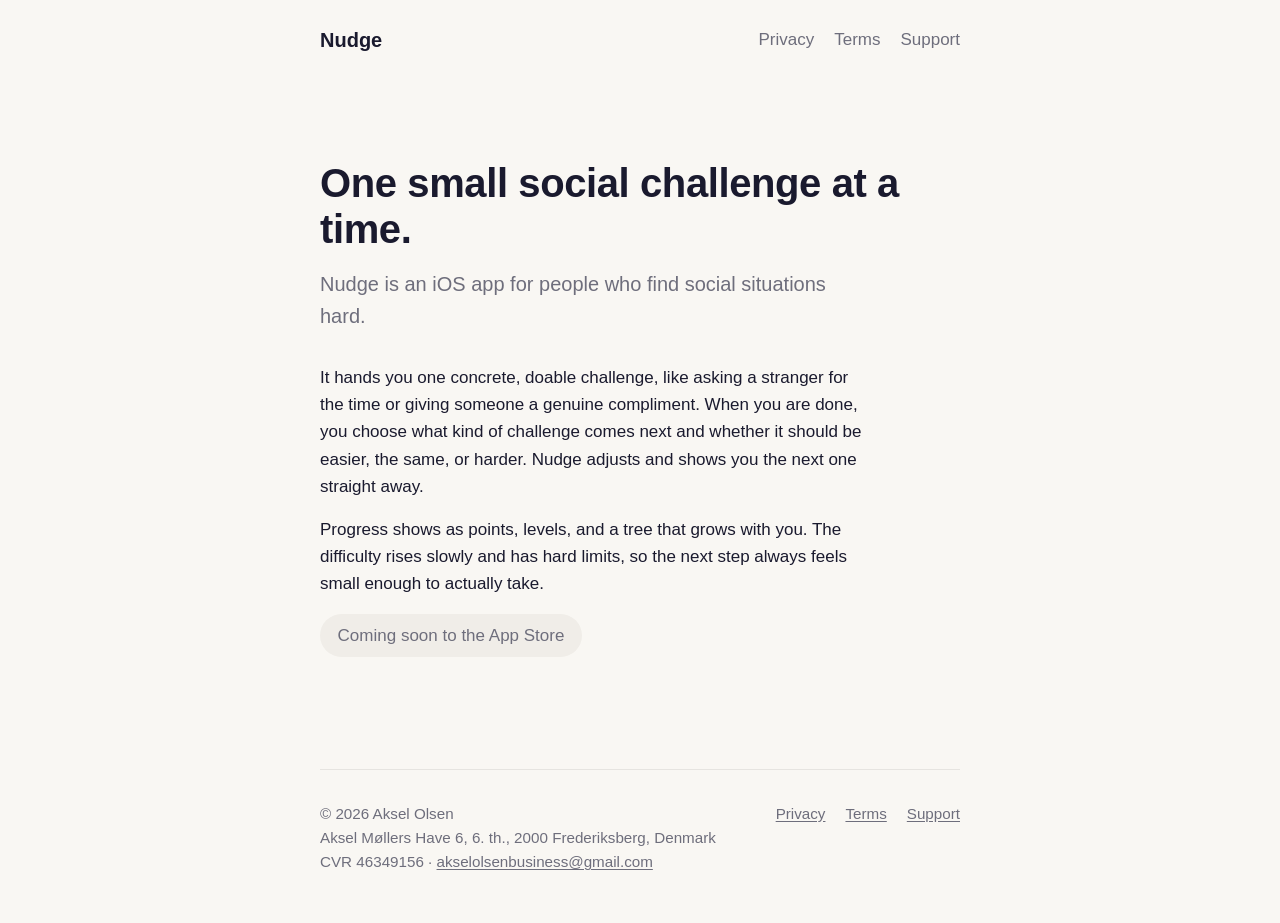
<file: index.html>
<!DOCTYPE html>
<html lang="en">
<head>
  <meta charset="utf-8">
  <meta name="viewport" content="width=device-width, initial-scale=1">
  <title>Nudge</title>
  <meta name="description" content="Nudge is an iOS app that gives people with social anxiety one small, concrete social challenge at a time.">
  <link rel="stylesheet" href="styles.css">
</head>
<body>
  <header class="site-header">
    <a class="wordmark" href="index.html">Nudge</a>
    <nav>
      <a href="privacy.html">Privacy</a>
      <a href="terms.html">Terms</a>
      <a href="support.html">Support</a>
    </nav>
  </header>

  <main>
    <section class="hero">
      <h1>One small social challenge at a time.</h1>
      <p class="lede">Nudge is an iOS app for people who find social situations hard.</p>
      <p>It hands you one concrete, doable challenge, like asking a stranger for the time or giving someone a genuine compliment. When you are done, you choose what kind of challenge comes next and whether it should be easier, the same, or harder. Nudge adjusts and shows you the next one straight away.</p>
      <p>Progress shows as points, levels, and a tree that grows with you. The difficulty rises slowly and has hard limits, so the next step always feels small enough to actually take.</p>
      <p><span class="pill">Coming soon to the App Store</span></p>
    </section>
  </main>

  <footer class="site-footer">
    <p>© 2026 Aksel Olsen<br>
    Aksel Møllers Have 6, 6. th., 2000 Frederiksberg, Denmark<br>
    CVR 46349156 · <a href="mailto:akselolsenbusiness@gmail.com">akselolsenbusiness@gmail.com</a></p>
    <nav>
      <a href="privacy.html">Privacy</a>
      <a href="terms.html">Terms</a>
      <a href="support.html">Support</a>
    </nav>
  </footer>
</body>
</html>
</file>
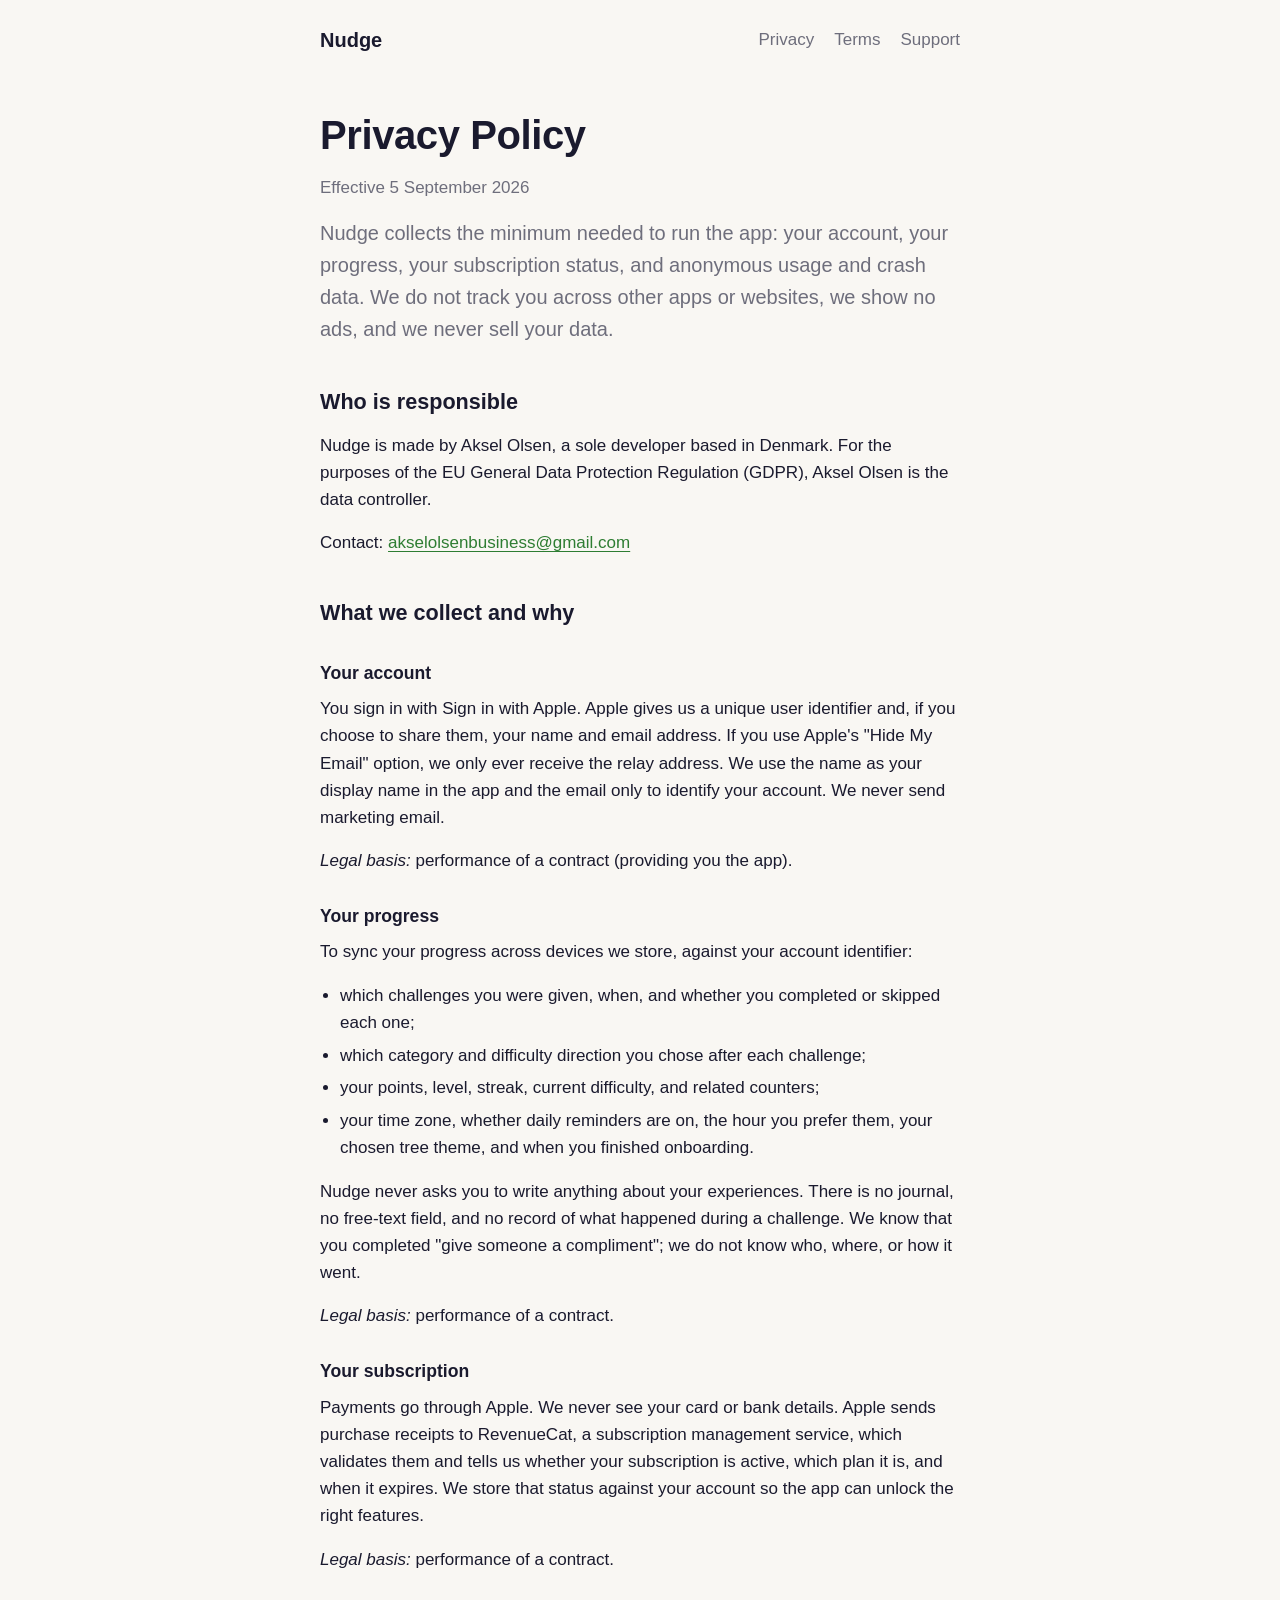
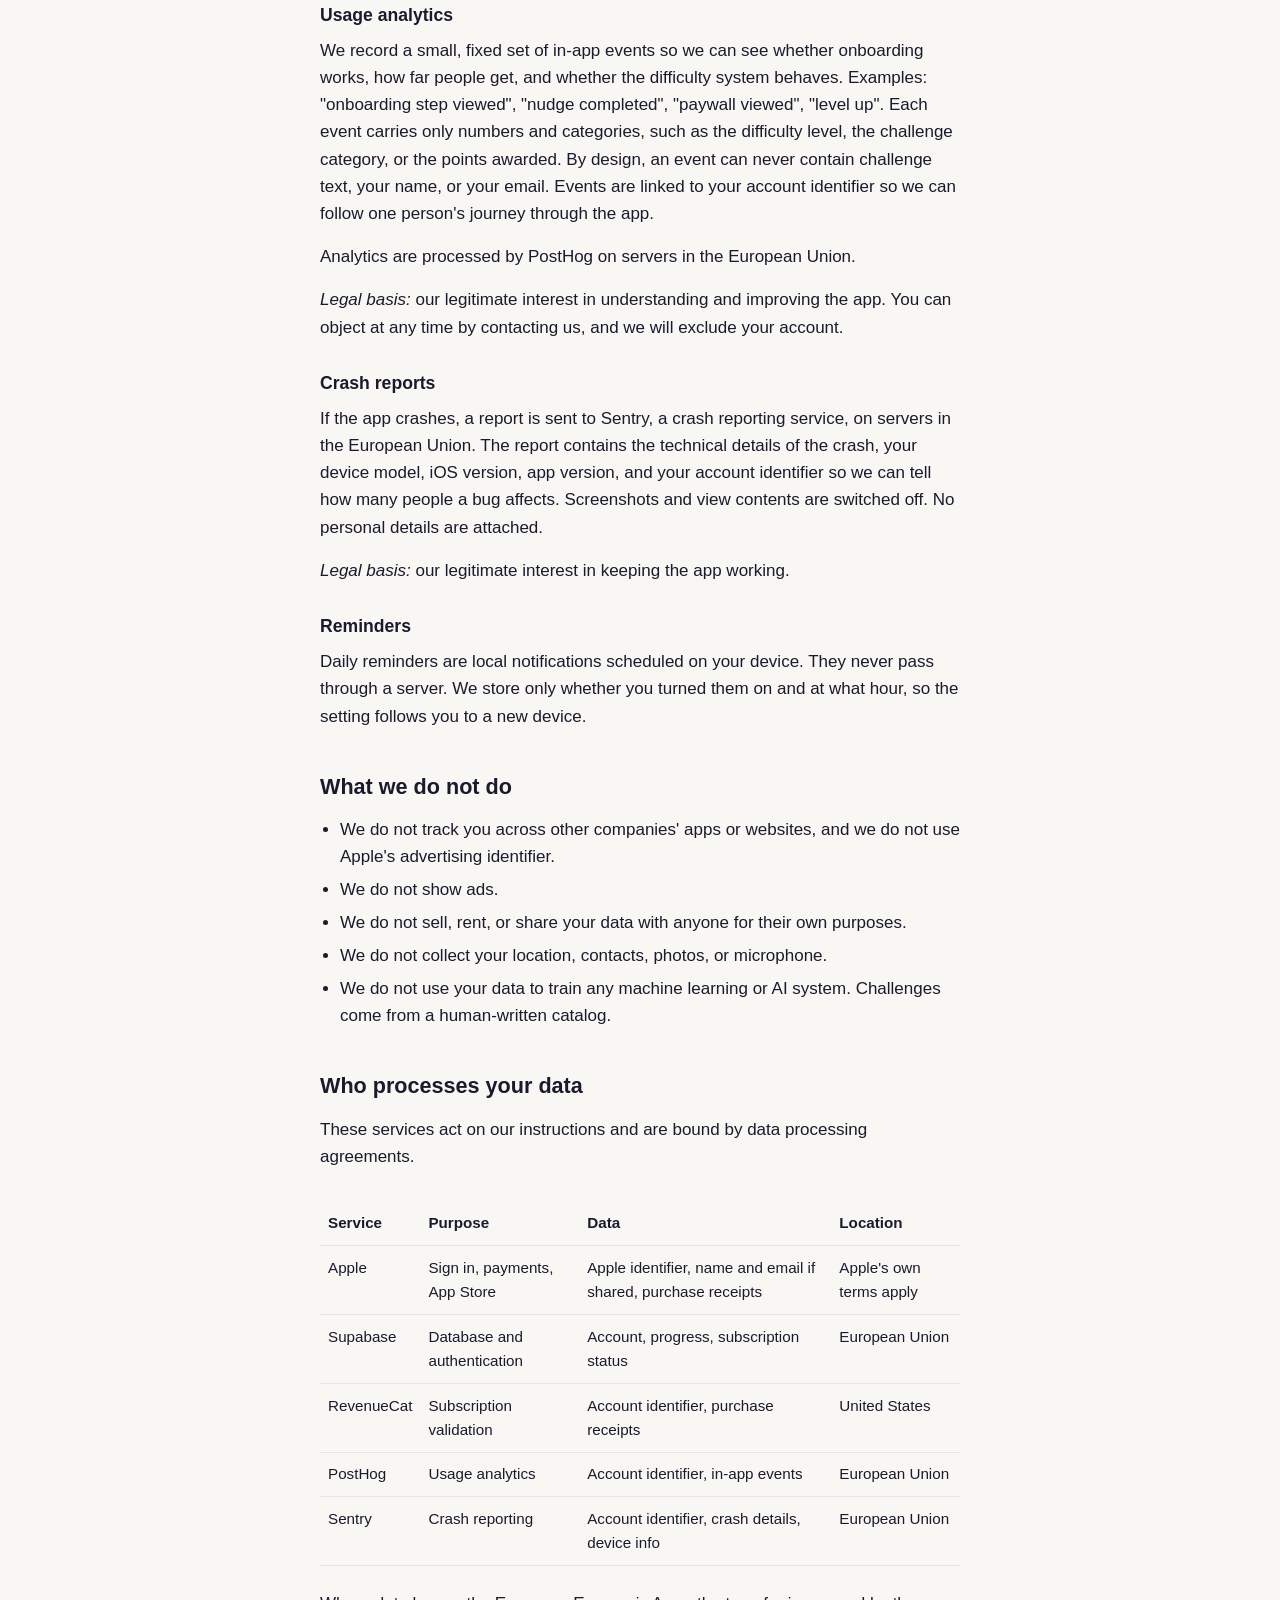
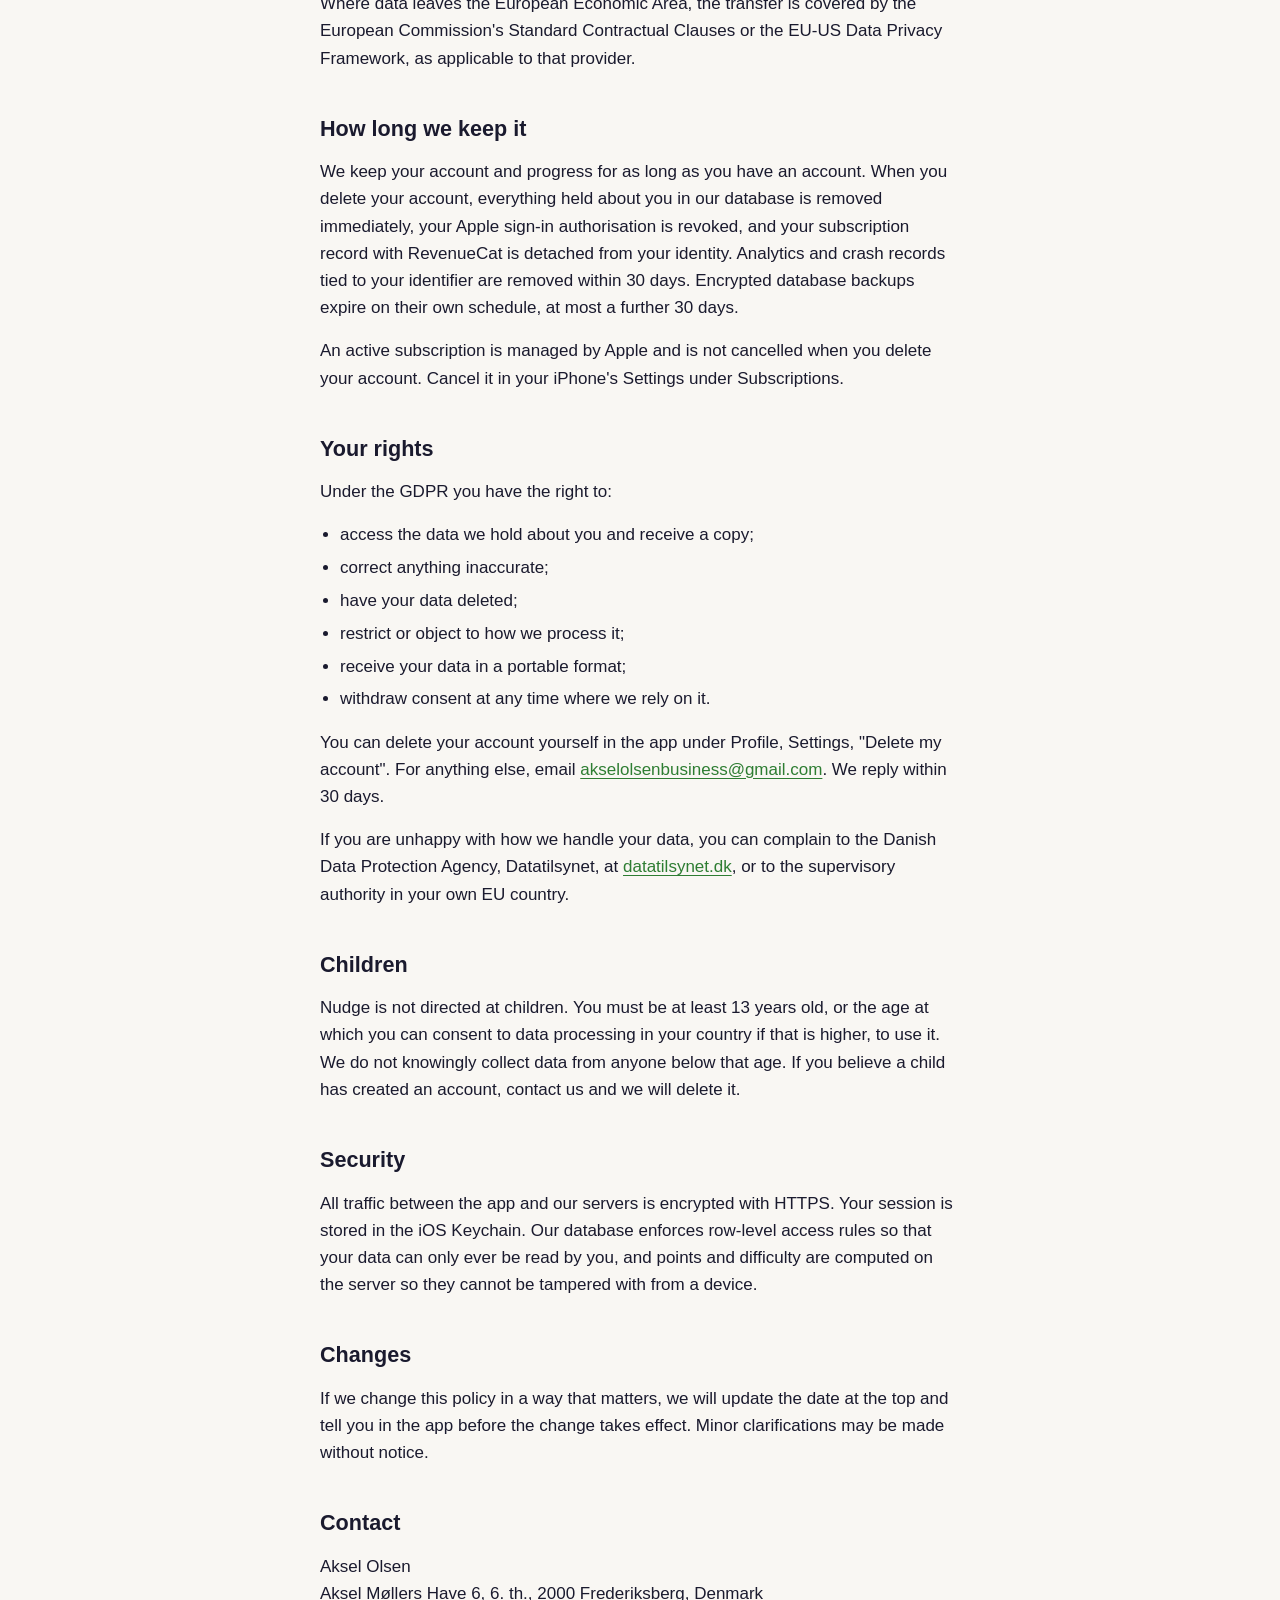
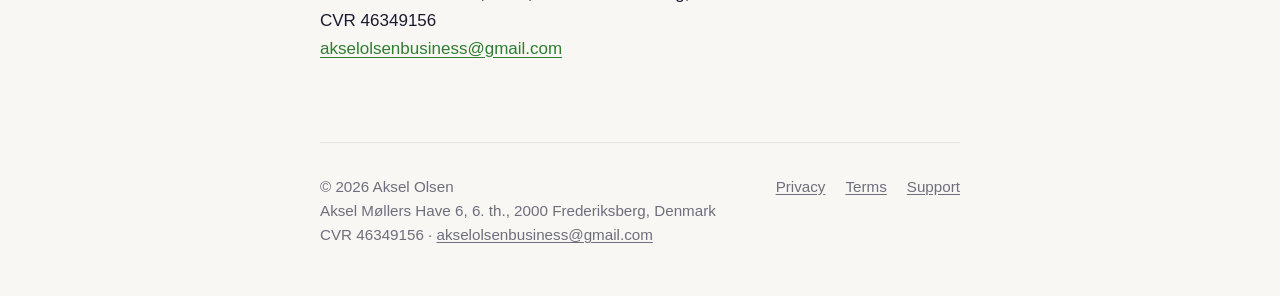
<file: privacy.html>
<!DOCTYPE html>
<html lang="en">
<head>
  <meta charset="utf-8">
  <meta name="viewport" content="width=device-width, initial-scale=1">
  <title>Privacy Policy · Nudge</title>
  <meta name="description" content="How the Nudge iOS app collects, uses, and protects your data.">
  <link rel="stylesheet" href="styles.css">
</head>
<body>
  <header class="site-header">
    <a class="wordmark" href="index.html">Nudge</a>
    <nav>
      <a href="privacy.html">Privacy</a>
      <a href="terms.html">Terms</a>
      <a href="support.html">Support</a>
    </nav>
  </header>

  <main>
    <h1>Privacy Policy</h1>
    <p class="muted">Effective 5 September 2026</p>

    <p class="lede">Nudge collects the minimum needed to run the app: your account, your progress, your subscription status, and anonymous usage and crash data. We do not track you across other apps or websites, we show no ads, and we never sell your data.</p>

    <h2>Who is responsible</h2>
    <p>Nudge is made by Aksel Olsen, a sole developer based in Denmark. For the purposes of the EU General Data Protection Regulation (GDPR), Aksel Olsen is the data controller.</p>
    <p>Contact: <a href="mailto:akselolsenbusiness@gmail.com">akselolsenbusiness@gmail.com</a></p>

    <h2>What we collect and why</h2>

    <h3>Your account</h3>
    <p>You sign in with Sign in with Apple. Apple gives us a unique user identifier and, if you choose to share them, your name and email address. If you use Apple's "Hide My Email" option, we only ever receive the relay address. We use the name as your display name in the app and the email only to identify your account. We never send marketing email.</p>
    <p><em>Legal basis:</em> performance of a contract (providing you the app).</p>

    <h3>Your progress</h3>
    <p>To sync your progress across devices we store, against your account identifier:</p>
    <ul>
      <li>which challenges you were given, when, and whether you completed or skipped each one;</li>
      <li>which category and difficulty direction you chose after each challenge;</li>
      <li>your points, level, streak, current difficulty, and related counters;</li>
      <li>your time zone, whether daily reminders are on, the hour you prefer them, your chosen tree theme, and when you finished onboarding.</li>
    </ul>
    <p>Nudge never asks you to write anything about your experiences. There is no journal, no free-text field, and no record of what happened during a challenge. We know that you completed "give someone a compliment"; we do not know who, where, or how it went.</p>
    <p><em>Legal basis:</em> performance of a contract.</p>

    <h3>Your subscription</h3>
    <p>Payments go through Apple. We never see your card or bank details. Apple sends purchase receipts to RevenueCat, a subscription management service, which validates them and tells us whether your subscription is active, which plan it is, and when it expires. We store that status against your account so the app can unlock the right features.</p>
    <p><em>Legal basis:</em> performance of a contract.</p>

    <h3>Usage analytics</h3>
    <p>We record a small, fixed set of in-app events so we can see whether onboarding works, how far people get, and whether the difficulty system behaves. Examples: "onboarding step viewed", "nudge completed", "paywall viewed", "level up". Each event carries only numbers and categories, such as the difficulty level, the challenge category, or the points awarded. By design, an event can never contain challenge text, your name, or your email. Events are linked to your account identifier so we can follow one person's journey through the app.</p>
    <p>Analytics are processed by PostHog on servers in the European Union.</p>
    <p><em>Legal basis:</em> our legitimate interest in understanding and improving the app. You can object at any time by contacting us, and we will exclude your account.</p>

    <h3>Crash reports</h3>
    <p>If the app crashes, a report is sent to Sentry, a crash reporting service, on servers in the European Union. The report contains the technical details of the crash, your device model, iOS version, app version, and your account identifier so we can tell how many people a bug affects. Screenshots and view contents are switched off. No personal details are attached.</p>
    <p><em>Legal basis:</em> our legitimate interest in keeping the app working.</p>

    <h3>Reminders</h3>
    <p>Daily reminders are local notifications scheduled on your device. They never pass through a server. We store only whether you turned them on and at what hour, so the setting follows you to a new device.</p>

    <h2>What we do not do</h2>
    <ul>
      <li>We do not track you across other companies' apps or websites, and we do not use Apple's advertising identifier.</li>
      <li>We do not show ads.</li>
      <li>We do not sell, rent, or share your data with anyone for their own purposes.</li>
      <li>We do not collect your location, contacts, photos, or microphone.</li>
      <li>We do not use your data to train any machine learning or AI system. Challenges come from a human-written catalog.</li>
    </ul>

    <h2>Who processes your data</h2>
    <p>These services act on our instructions and are bound by data processing agreements.</p>
    <div class="table-wrap">
      <table>
        <thead>
          <tr><th>Service</th><th>Purpose</th><th>Data</th><th>Location</th></tr>
        </thead>
        <tbody>
          <tr><td data-label="Service">Apple</td><td data-label="Purpose">Sign in, payments, App Store</td><td data-label="Data">Apple identifier, name and email if shared, purchase receipts</td><td data-label="Location">Apple's own terms apply</td></tr>
          <tr><td data-label="Service">Supabase</td><td data-label="Purpose">Database and authentication</td><td data-label="Data">Account, progress, subscription status</td><td data-label="Location">European Union</td></tr>
          <tr><td data-label="Service">RevenueCat</td><td data-label="Purpose">Subscription validation</td><td data-label="Data">Account identifier, purchase receipts</td><td data-label="Location">United States</td></tr>
          <tr><td data-label="Service">PostHog</td><td data-label="Purpose">Usage analytics</td><td data-label="Data">Account identifier, in-app events</td><td data-label="Location">European Union</td></tr>
          <tr><td data-label="Service">Sentry</td><td data-label="Purpose">Crash reporting</td><td data-label="Data">Account identifier, crash details, device info</td><td data-label="Location">European Union</td></tr>
        </tbody>
      </table>
    </div>
    <p>Where data leaves the European Economic Area, the transfer is covered by the European Commission's Standard Contractual Clauses or the EU-US Data Privacy Framework, as applicable to that provider.</p>

    <h2>How long we keep it</h2>
    <p>We keep your account and progress for as long as you have an account. When you delete your account, everything held about you in our database is removed immediately, your Apple sign-in authorisation is revoked, and your subscription record with RevenueCat is detached from your identity. Analytics and crash records tied to your identifier are removed within 30 days. Encrypted database backups expire on their own schedule, at most a further 30 days.</p>
    <p>An active subscription is managed by Apple and is not cancelled when you delete your account. Cancel it in your iPhone's Settings under Subscriptions.</p>

    <h2>Your rights</h2>
    <p>Under the GDPR you have the right to:</p>
    <ul>
      <li>access the data we hold about you and receive a copy;</li>
      <li>correct anything inaccurate;</li>
      <li>have your data deleted;</li>
      <li>restrict or object to how we process it;</li>
      <li>receive your data in a portable format;</li>
      <li>withdraw consent at any time where we rely on it.</li>
    </ul>
    <p>You can delete your account yourself in the app under Profile, Settings, "Delete my account". For anything else, email <a href="mailto:akselolsenbusiness@gmail.com">akselolsenbusiness@gmail.com</a>. We reply within 30 days.</p>
    <p>If you are unhappy with how we handle your data, you can complain to the Danish Data Protection Agency, Datatilsynet, at <a href="https://www.datatilsynet.dk" rel="noopener">datatilsynet.dk</a>, or to the supervisory authority in your own EU country.</p>

    <h2>Children</h2>
    <p>Nudge is not directed at children. You must be at least 13 years old, or the age at which you can consent to data processing in your country if that is higher, to use it. We do not knowingly collect data from anyone below that age. If you believe a child has created an account, contact us and we will delete it.</p>

    <h2>Security</h2>
    <p>All traffic between the app and our servers is encrypted with HTTPS. Your session is stored in the iOS Keychain. Our database enforces row-level access rules so that your data can only ever be read by you, and points and difficulty are computed on the server so they cannot be tampered with from a device.</p>

    <h2>Changes</h2>
    <p>If we change this policy in a way that matters, we will update the date at the top and tell you in the app before the change takes effect. Minor clarifications may be made without notice.</p>

    <h2>Contact</h2>
    <p>Aksel Olsen<br>
    Aksel Møllers Have 6, 6. th., 2000 Frederiksberg, Denmark<br>
    CVR 46349156<br>
    <a href="mailto:akselolsenbusiness@gmail.com">akselolsenbusiness@gmail.com</a></p>
  </main>

  <footer class="site-footer">
    <p>© 2026 Aksel Olsen<br>
    Aksel Møllers Have 6, 6. th., 2000 Frederiksberg, Denmark<br>
    CVR 46349156 · <a href="mailto:akselolsenbusiness@gmail.com">akselolsenbusiness@gmail.com</a></p>
    <nav>
      <a href="privacy.html">Privacy</a>
      <a href="terms.html">Terms</a>
      <a href="support.html">Support</a>
    </nav>
  </footer>
</body>
</html>
</file>
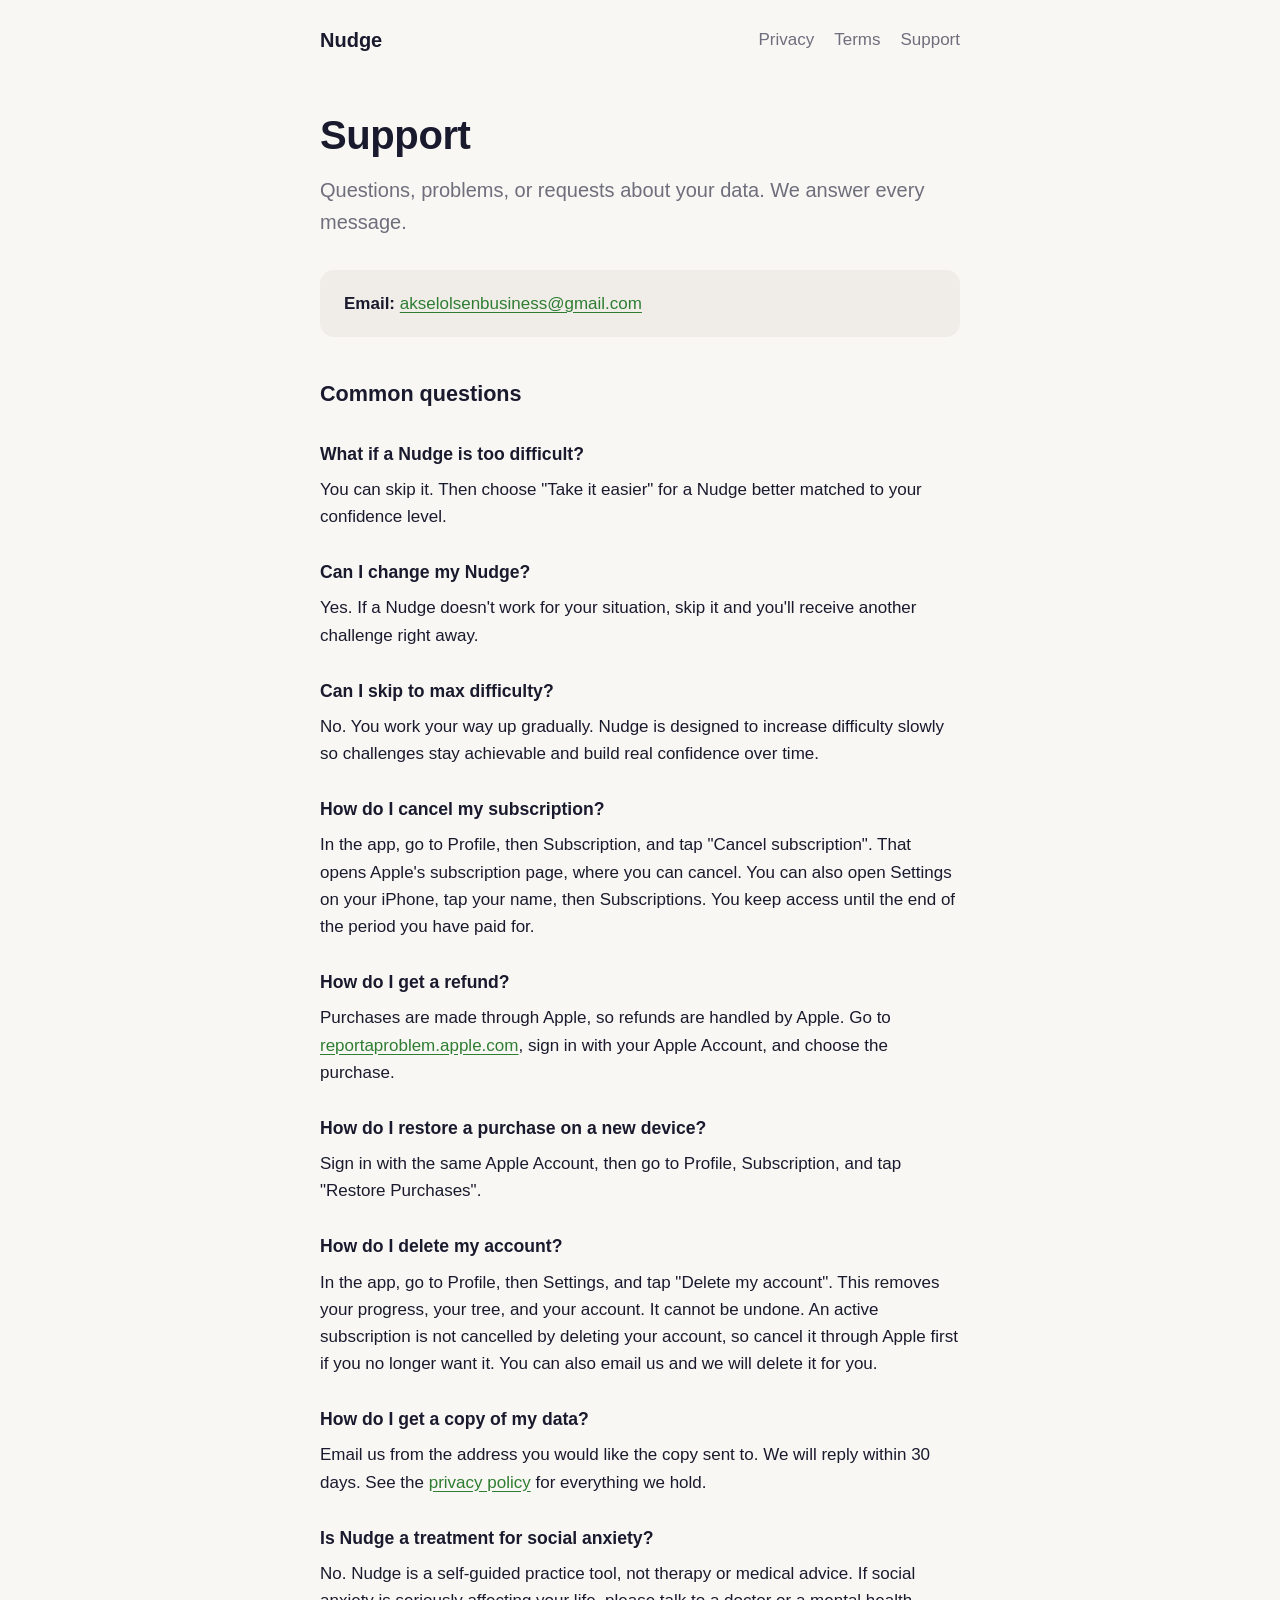
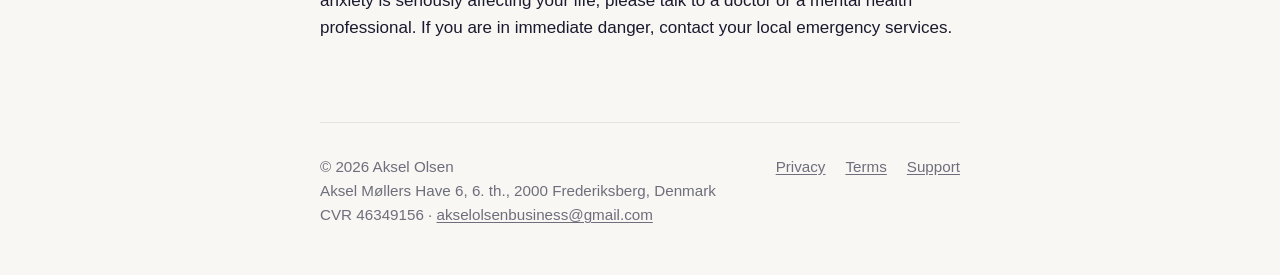
<file: support.html>
<!DOCTYPE html>
<html lang="en">
<head>
  <meta charset="utf-8">
  <meta name="viewport" content="width=device-width, initial-scale=1">
  <title>Support · Nudge</title>
  <meta name="description" content="Help and contact information for the Nudge iOS app.">
  <link rel="stylesheet" href="styles.css">
</head>
<body>
  <header class="site-header">
    <a class="wordmark" href="index.html">Nudge</a>
    <nav>
      <a href="privacy.html">Privacy</a>
      <a href="terms.html">Terms</a>
      <a href="support.html">Support</a>
    </nav>
  </header>

  <main>
    <h1>Support</h1>
    <p class="lede">Questions, problems, or requests about your data. We answer every message.</p>

    <div class="card">
      <p><strong>Email:</strong> <a href="mailto:akselolsenbusiness@gmail.com">akselolsenbusiness@gmail.com</a></p>
    </div>

    <h2>Common questions</h2>

    <h3>What if a Nudge is too difficult?</h3>
    <p>You can skip it. Then choose "Take it easier" for a Nudge better matched to your confidence level.</p>

    <h3>Can I change my Nudge?</h3>
    <p>Yes. If a Nudge doesn't work for your situation, skip it and you'll receive another challenge right away.</p>

    <h3>Can I skip to max difficulty?</h3>
    <p>No. You work your way up gradually. Nudge is designed to increase difficulty slowly so challenges stay achievable and build real confidence over time.</p>

    <h3>How do I cancel my subscription?</h3>
    <p>In the app, go to Profile, then Subscription, and tap "Cancel subscription". That opens Apple's subscription page, where you can cancel. You can also open Settings on your iPhone, tap your name, then Subscriptions. You keep access until the end of the period you have paid for.</p>

    <h3>How do I get a refund?</h3>
    <p>Purchases are made through Apple, so refunds are handled by Apple. Go to <a href="https://reportaproblem.apple.com" rel="noopener">reportaproblem.apple.com</a>, sign in with your Apple Account, and choose the purchase.</p>

    <h3>How do I restore a purchase on a new device?</h3>
    <p>Sign in with the same Apple Account, then go to Profile, Subscription, and tap "Restore Purchases".</p>

    <h3>How do I delete my account?</h3>
    <p>In the app, go to Profile, then Settings, and tap "Delete my account". This removes your progress, your tree, and your account. It cannot be undone. An active subscription is not cancelled by deleting your account, so cancel it through Apple first if you no longer want it. You can also email us and we will delete it for you.</p>

    <h3>How do I get a copy of my data?</h3>
    <p>Email us from the address you would like the copy sent to. We will reply within 30 days. See the <a href="privacy.html">privacy policy</a> for everything we hold.</p>

    <h3>Is Nudge a treatment for social anxiety?</h3>
    <p>No. Nudge is a self-guided practice tool, not therapy or medical advice. If social anxiety is seriously affecting your life, please talk to a doctor or a mental health professional. If you are in immediate danger, contact your local emergency services.</p>
  </main>

  <footer class="site-footer">
    <p>© 2026 Aksel Olsen<br>
    Aksel Møllers Have 6, 6. th., 2000 Frederiksberg, Denmark<br>
    CVR 46349156 · <a href="mailto:akselolsenbusiness@gmail.com">akselolsenbusiness@gmail.com</a></p>
    <nav>
      <a href="privacy.html">Privacy</a>
      <a href="terms.html">Terms</a>
      <a href="support.html">Support</a>
    </nav>
  </footer>
</body>
</html>
</file>
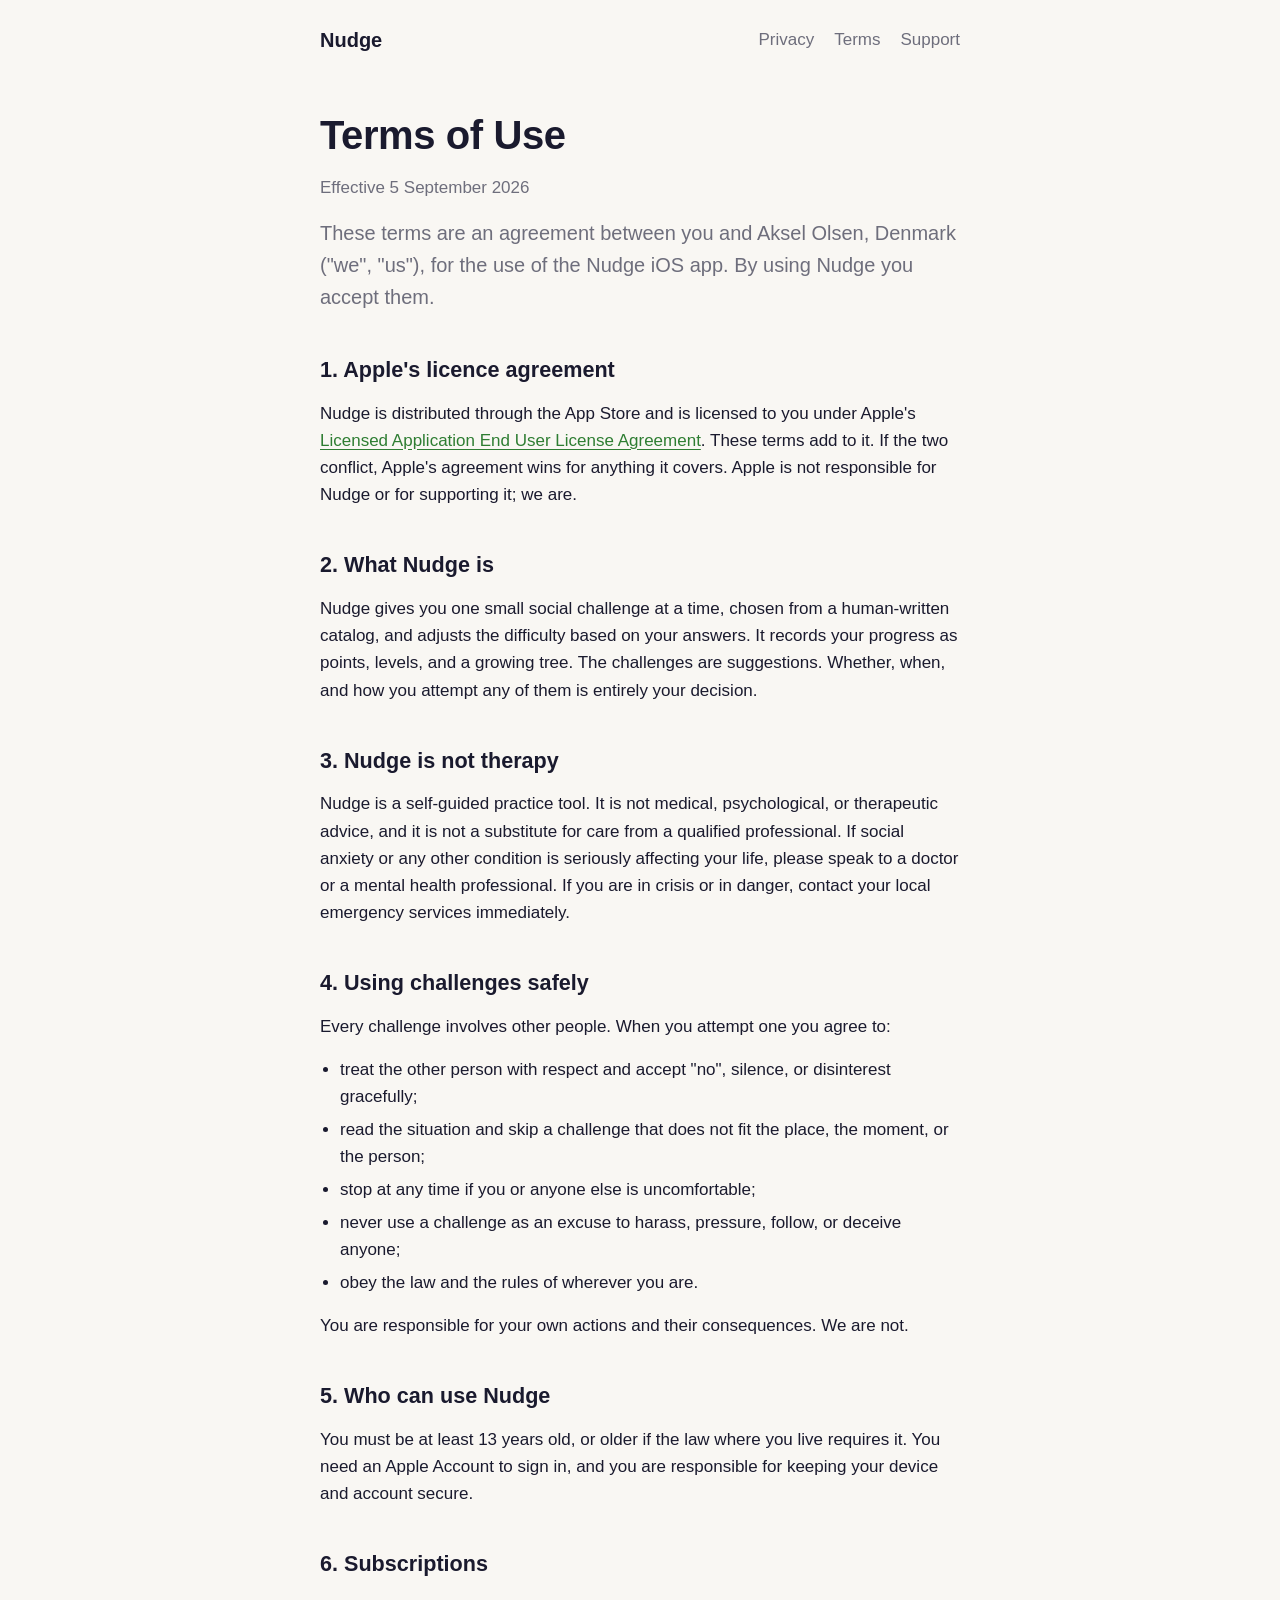
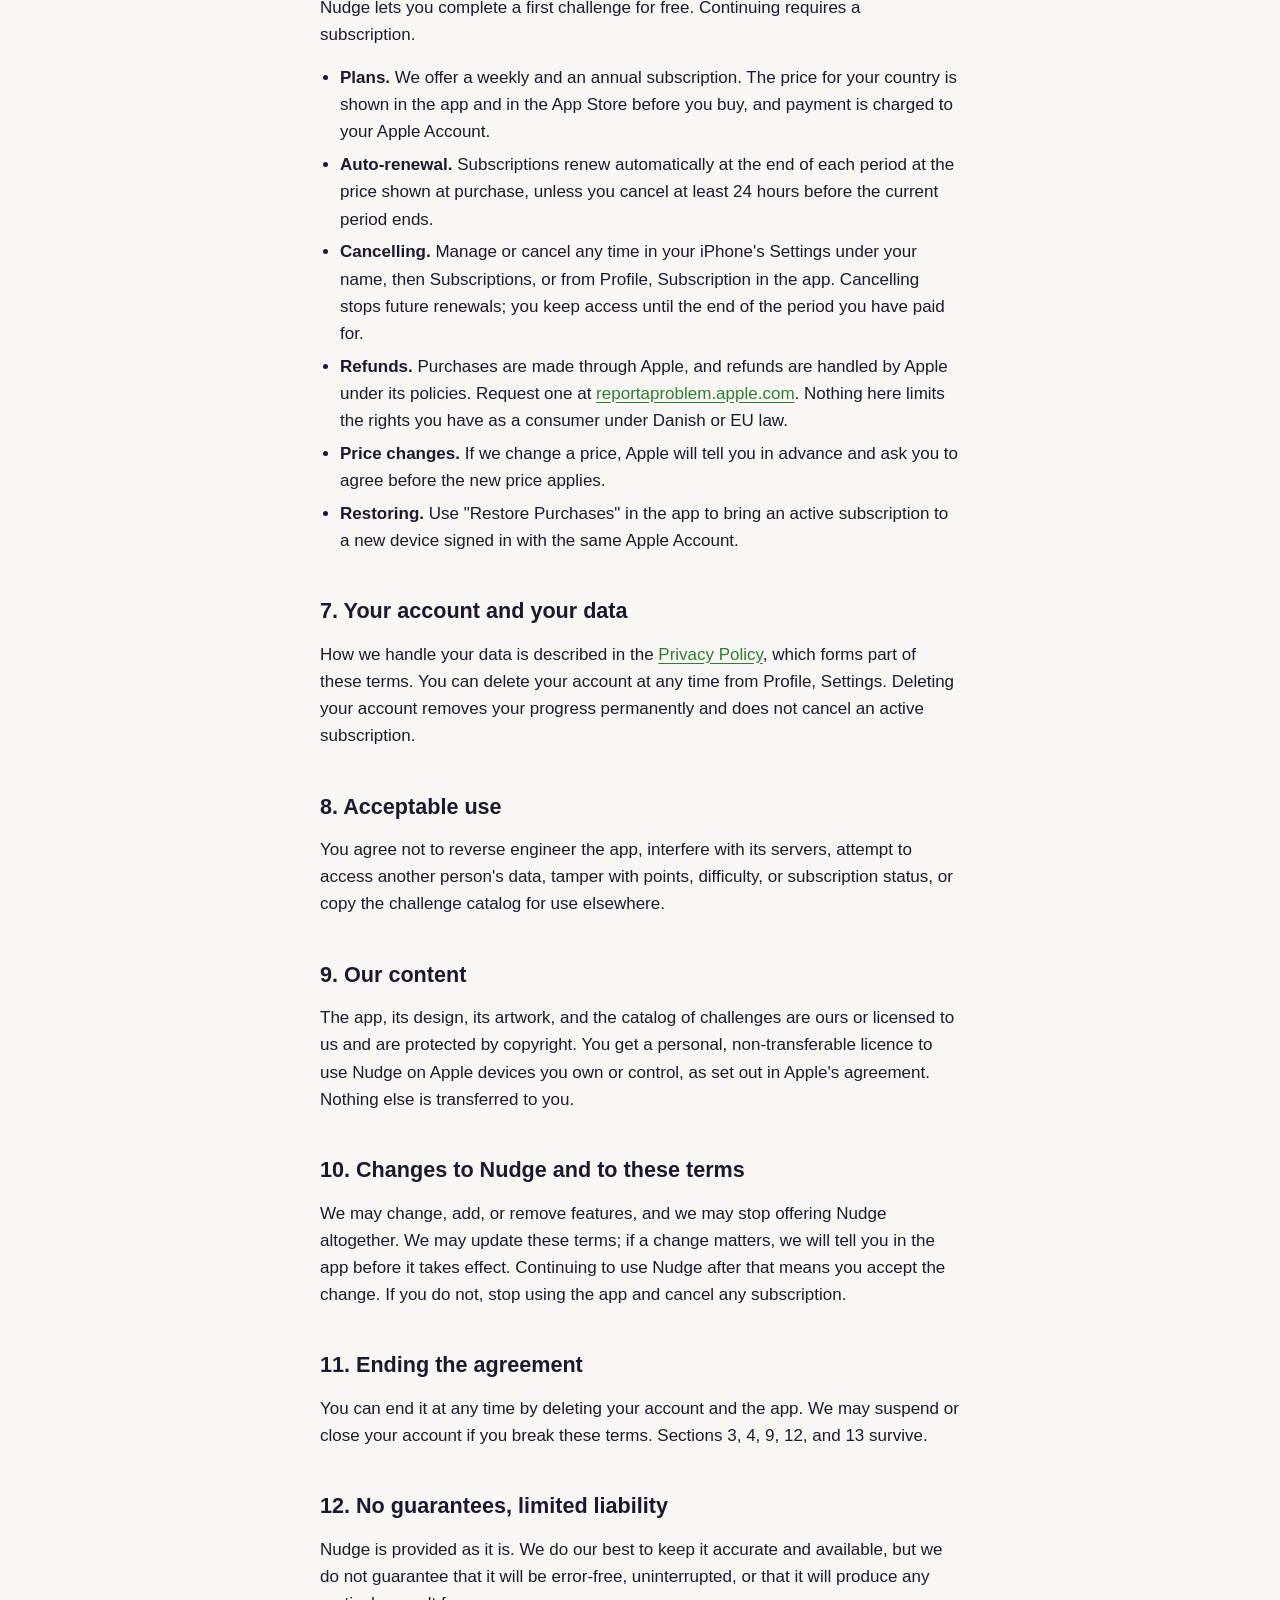
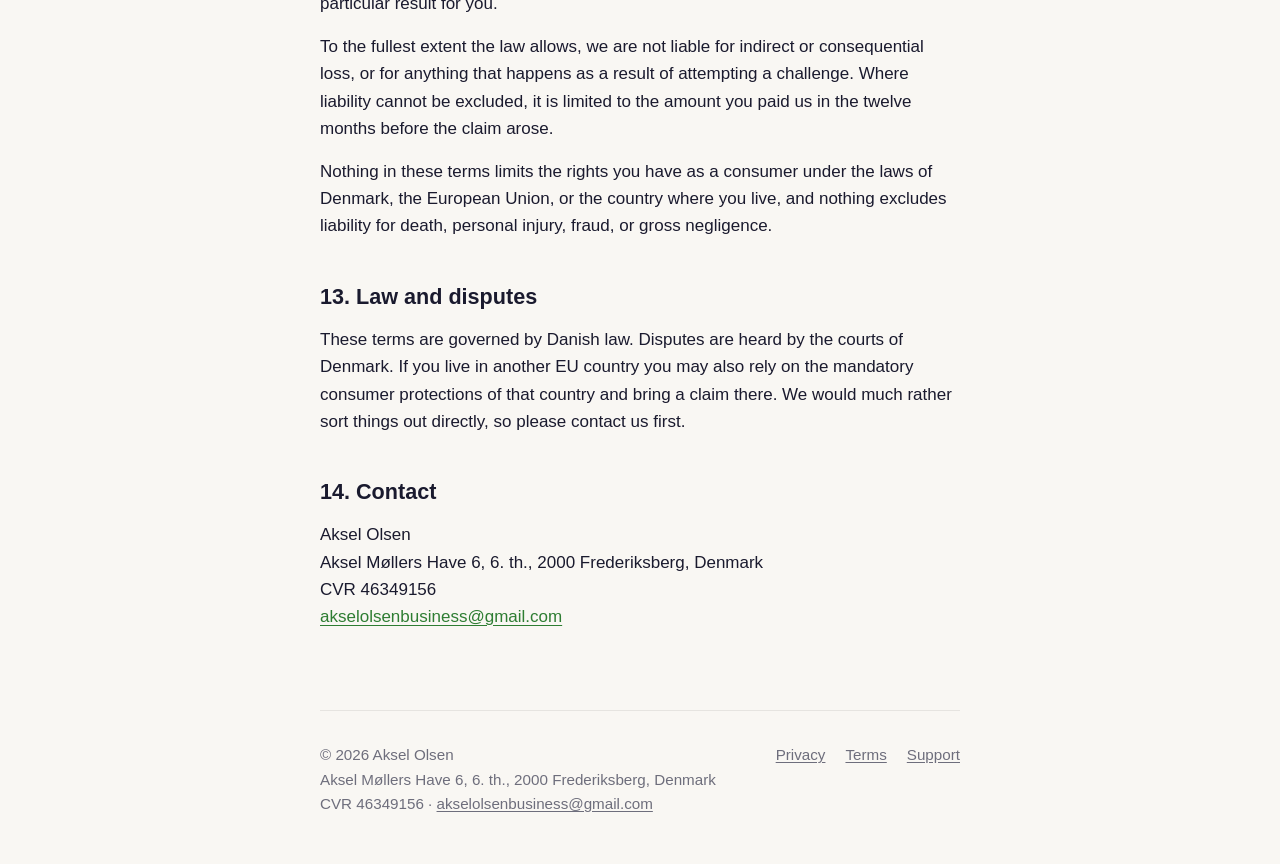
<file: terms.html>
<!DOCTYPE html>
<html lang="en">
<head>
  <meta charset="utf-8">
  <meta name="viewport" content="width=device-width, initial-scale=1">
  <title>Terms of Use · Nudge</title>
  <meta name="description" content="The terms of use for the Nudge iOS app.">
  <link rel="stylesheet" href="styles.css">
</head>
<body>
  <header class="site-header">
    <a class="wordmark" href="index.html">Nudge</a>
    <nav>
      <a href="privacy.html">Privacy</a>
      <a href="terms.html">Terms</a>
      <a href="support.html">Support</a>
    </nav>
  </header>

  <main>
    <h1>Terms of Use</h1>
    <p class="muted">Effective 5 September 2026</p>

    <p class="lede">These terms are an agreement between you and Aksel Olsen, Denmark ("we", "us"), for the use of the Nudge iOS app. By using Nudge you accept them.</p>

    <h2>1. Apple's licence agreement</h2>
    <p>Nudge is distributed through the App Store and is licensed to you under Apple's <a href="https://www.apple.com/legal/internet-services/itunes/dev/stdeula/" rel="noopener">Licensed Application End User License Agreement</a>. These terms add to it. If the two conflict, Apple's agreement wins for anything it covers. Apple is not responsible for Nudge or for supporting it; we are.</p>

    <h2>2. What Nudge is</h2>
    <p>Nudge gives you one small social challenge at a time, chosen from a human-written catalog, and adjusts the difficulty based on your answers. It records your progress as points, levels, and a growing tree. The challenges are suggestions. Whether, when, and how you attempt any of them is entirely your decision.</p>

    <h2>3. Nudge is not therapy</h2>
    <p>Nudge is a self-guided practice tool. It is not medical, psychological, or therapeutic advice, and it is not a substitute for care from a qualified professional. If social anxiety or any other condition is seriously affecting your life, please speak to a doctor or a mental health professional. If you are in crisis or in danger, contact your local emergency services immediately.</p>

    <h2>4. Using challenges safely</h2>
    <p>Every challenge involves other people. When you attempt one you agree to:</p>
    <ul>
      <li>treat the other person with respect and accept "no", silence, or disinterest gracefully;</li>
      <li>read the situation and skip a challenge that does not fit the place, the moment, or the person;</li>
      <li>stop at any time if you or anyone else is uncomfortable;</li>
      <li>never use a challenge as an excuse to harass, pressure, follow, or deceive anyone;</li>
      <li>obey the law and the rules of wherever you are.</li>
    </ul>
    <p>You are responsible for your own actions and their consequences. We are not.</p>

    <h2>5. Who can use Nudge</h2>
    <p>You must be at least 13 years old, or older if the law where you live requires it. You need an Apple Account to sign in, and you are responsible for keeping your device and account secure.</p>

    <h2>6. Subscriptions</h2>
    <p>Nudge lets you complete a first challenge for free. Continuing requires a subscription.</p>
    <ul>
      <li><strong>Plans.</strong> We offer a weekly and an annual subscription. The price for your country is shown in the app and in the App Store before you buy, and payment is charged to your Apple Account.</li>
      <li><strong>Auto-renewal.</strong> Subscriptions renew automatically at the end of each period at the price shown at purchase, unless you cancel at least 24 hours before the current period ends.</li>
      <li><strong>Cancelling.</strong> Manage or cancel any time in your iPhone's Settings under your name, then Subscriptions, or from Profile, Subscription in the app. Cancelling stops future renewals; you keep access until the end of the period you have paid for.</li>
      <li><strong>Refunds.</strong> Purchases are made through Apple, and refunds are handled by Apple under its policies. Request one at <a href="https://reportaproblem.apple.com" rel="noopener">reportaproblem.apple.com</a>. Nothing here limits the rights you have as a consumer under Danish or EU law.</li>
      <li><strong>Price changes.</strong> If we change a price, Apple will tell you in advance and ask you to agree before the new price applies.</li>
      <li><strong>Restoring.</strong> Use "Restore Purchases" in the app to bring an active subscription to a new device signed in with the same Apple Account.</li>
    </ul>

    <h2>7. Your account and your data</h2>
    <p>How we handle your data is described in the <a href="privacy.html">Privacy Policy</a>, which forms part of these terms. You can delete your account at any time from Profile, Settings. Deleting your account removes your progress permanently and does not cancel an active subscription.</p>

    <h2>8. Acceptable use</h2>
    <p>You agree not to reverse engineer the app, interfere with its servers, attempt to access another person's data, tamper with points, difficulty, or subscription status, or copy the challenge catalog for use elsewhere.</p>

    <h2>9. Our content</h2>
    <p>The app, its design, its artwork, and the catalog of challenges are ours or licensed to us and are protected by copyright. You get a personal, non-transferable licence to use Nudge on Apple devices you own or control, as set out in Apple's agreement. Nothing else is transferred to you.</p>

    <h2>10. Changes to Nudge and to these terms</h2>
    <p>We may change, add, or remove features, and we may stop offering Nudge altogether. We may update these terms; if a change matters, we will tell you in the app before it takes effect. Continuing to use Nudge after that means you accept the change. If you do not, stop using the app and cancel any subscription.</p>

    <h2>11. Ending the agreement</h2>
    <p>You can end it at any time by deleting your account and the app. We may suspend or close your account if you break these terms. Sections 3, 4, 9, 12, and 13 survive.</p>

    <h2>12. No guarantees, limited liability</h2>
    <p>Nudge is provided as it is. We do our best to keep it accurate and available, but we do not guarantee that it will be error-free, uninterrupted, or that it will produce any particular result for you.</p>
    <p>To the fullest extent the law allows, we are not liable for indirect or consequential loss, or for anything that happens as a result of attempting a challenge. Where liability cannot be excluded, it is limited to the amount you paid us in the twelve months before the claim arose.</p>
    <p>Nothing in these terms limits the rights you have as a consumer under the laws of Denmark, the European Union, or the country where you live, and nothing excludes liability for death, personal injury, fraud, or gross negligence.</p>

    <h2>13. Law and disputes</h2>
    <p>These terms are governed by Danish law. Disputes are heard by the courts of Denmark. If you live in another EU country you may also rely on the mandatory consumer protections of that country and bring a claim there. We would much rather sort things out directly, so please contact us first.</p>

    <h2>14. Contact</h2>
    <p>Aksel Olsen<br>
    Aksel Møllers Have 6, 6. th., 2000 Frederiksberg, Denmark<br>
    CVR 46349156<br>
    <a href="mailto:akselolsenbusiness@gmail.com">akselolsenbusiness@gmail.com</a></p>
  </main>

  <footer class="site-footer">
    <p>© 2026 Aksel Olsen<br>
    Aksel Møllers Have 6, 6. th., 2000 Frederiksberg, Denmark<br>
    CVR 46349156 · <a href="mailto:akselolsenbusiness@gmail.com">akselolsenbusiness@gmail.com</a></p>
    <nav>
      <a href="privacy.html">Privacy</a>
      <a href="terms.html">Terms</a>
      <a href="support.html">Support</a>
    </nav>
  </footer>
</body>
</html>
</file>
<file: styles.css>
/* Nudge website. Colours are the app's own tokens (design/tokens.json). */

:root {
  color-scheme: light dark;
  --surface: #F9F7F3;
  --surface-muted: #F0EDE8;
  --text: #1A1A2E;
  --text-secondary: #6E6E7C;
  --accent: #2E7D32;
  --accent-soft: #4CAF72;
  --border: rgba(0, 0, 0, 0.08);
  --radius: 14px;
  --measure: 40rem;
}

@media (prefers-color-scheme: dark) {
  :root {
    --surface: #252525;
    --surface-muted: #333333;
    --text: #FBFBFB;
    --text-secondary: #B4B4B4;
    --accent: #7ED39B;
    --accent-soft: #4CAF72;
    --border: rgba(255, 255, 255, 0.12);
  }
}

* { box-sizing: border-box; }

html { -webkit-text-size-adjust: 100%; }

body {
  margin: 0;
  background: var(--surface);
  color: var(--text);
  font-family: -apple-system, BlinkMacSystemFont, "SF Pro Text", "Segoe UI", Roboto, Helvetica, Arial, sans-serif;
  font-size: 1.0625rem;
  line-height: 1.6;
}

a { color: var(--accent); text-underline-offset: 0.15em; }
a:hover { color: var(--accent-soft); }

.site-header, .site-footer, main {
  width: min(100% - 2.5rem, var(--measure));
  margin-inline: auto;
}

.site-header {
  display: flex;
  align-items: center;
  justify-content: space-between;
  gap: 1rem;
  padding-block: 1.5rem;
}

.wordmark {
  font-weight: 600;
  font-size: 1.25rem;
  text-decoration: none;
  color: var(--text);
}

.site-header nav, .site-footer nav { display: flex; gap: 1.25rem; flex-wrap: wrap; }
.site-header nav a { text-decoration: none; color: var(--text-secondary); }
.site-header nav a:hover { color: var(--text); }

main { padding-block: 2rem 4rem; }

h1 { font-size: clamp(1.9rem, 5vw, 2.5rem); line-height: 1.15; margin: 0 0 1rem; letter-spacing: -0.01em; }
h2 { font-size: 1.35rem; margin: 2.5rem 0 0.75rem; }
h3 { font-size: 1.1rem; margin: 1.75rem 0 0.5rem; }
p, ul, ol { margin: 0 0 1rem; }
ul, ol { padding-left: 1.25rem; }
li { margin-bottom: 0.35rem; }

.lede { font-size: 1.25rem; color: var(--text-secondary); margin-bottom: 2rem; }
.muted { color: var(--text-secondary); }

.hero { padding-block: 3rem 2rem; }
.hero p { max-width: 34rem; }

.pill {
  display: inline-block;
  padding: 0.5rem 1.1rem;
  border-radius: 999px;
  background: var(--surface-muted);
  color: var(--text-secondary);
  font-weight: 500;
}

.card {
  background: var(--surface-muted);
  border-radius: var(--radius);
  padding: 1.25rem 1.5rem;
  margin: 1.5rem 0;
}

.card p:last-child { margin-bottom: 0; }

table { width: 100%; border-collapse: collapse; margin: 1rem 0 1.5rem; font-size: 0.95rem; }
th, td { text-align: left; vertical-align: top; padding: 0.6rem 0.5rem; border-bottom: 1px solid var(--border); }
th { font-weight: 600; }
.table-wrap { overflow-x: auto; }

.site-footer {
  padding-block: 2rem 3rem;
  border-top: 1px solid var(--border);
  color: var(--text-secondary);
  font-size: 0.95rem;
  display: flex;
  justify-content: space-between;
  gap: 1rem;
  flex-wrap: wrap;
}
.site-footer p { margin: 0; }
.site-footer a { color: var(--text-secondary); }

/* On a phone, the processor table stacks: each row becomes a small card. */
@media (max-width: 600px) {
  table thead { display: none; }
  table, tbody, tr, td { display: block; width: 100%; }
  tr { padding: 0.75rem 0; border-bottom: 1px solid var(--border); }
  td { border: 0; padding: 0.15rem 0; }
  td::before { content: attr(data-label) ": "; font-weight: 600; }
}
</file>
